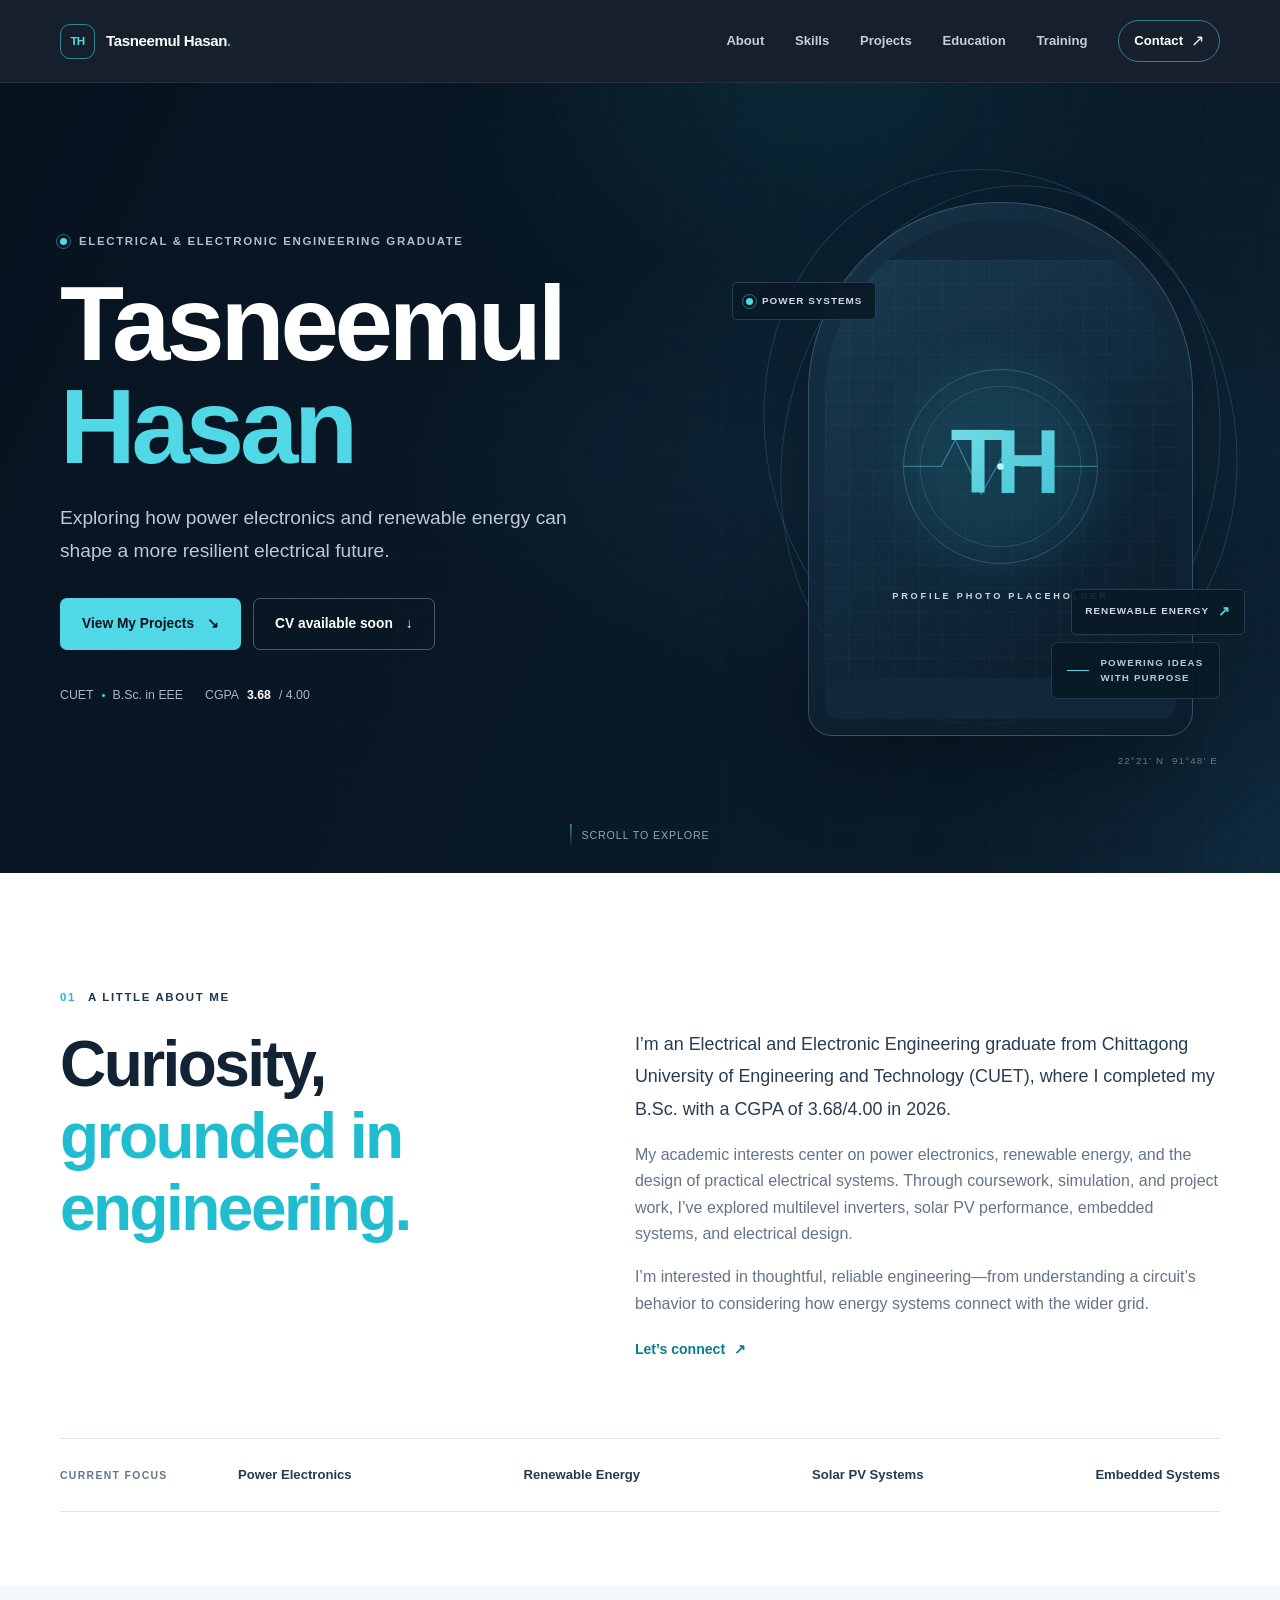
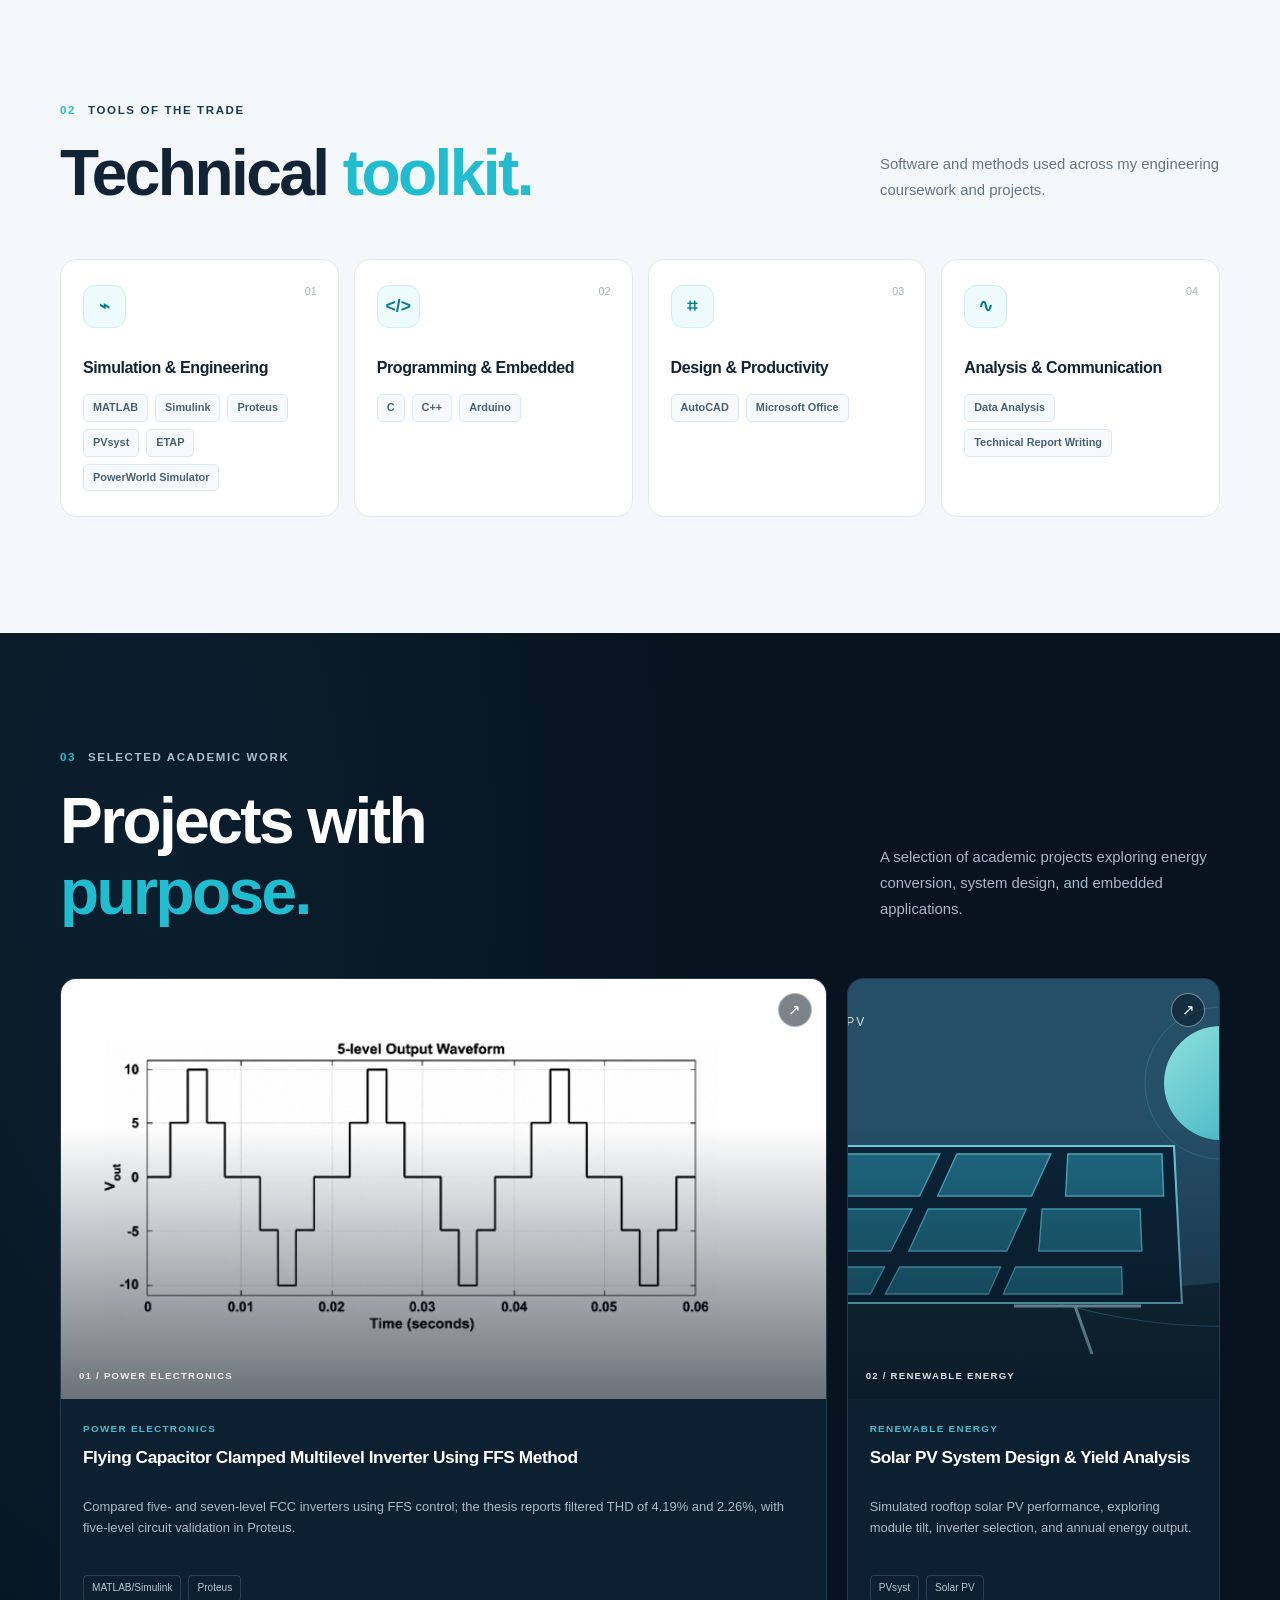
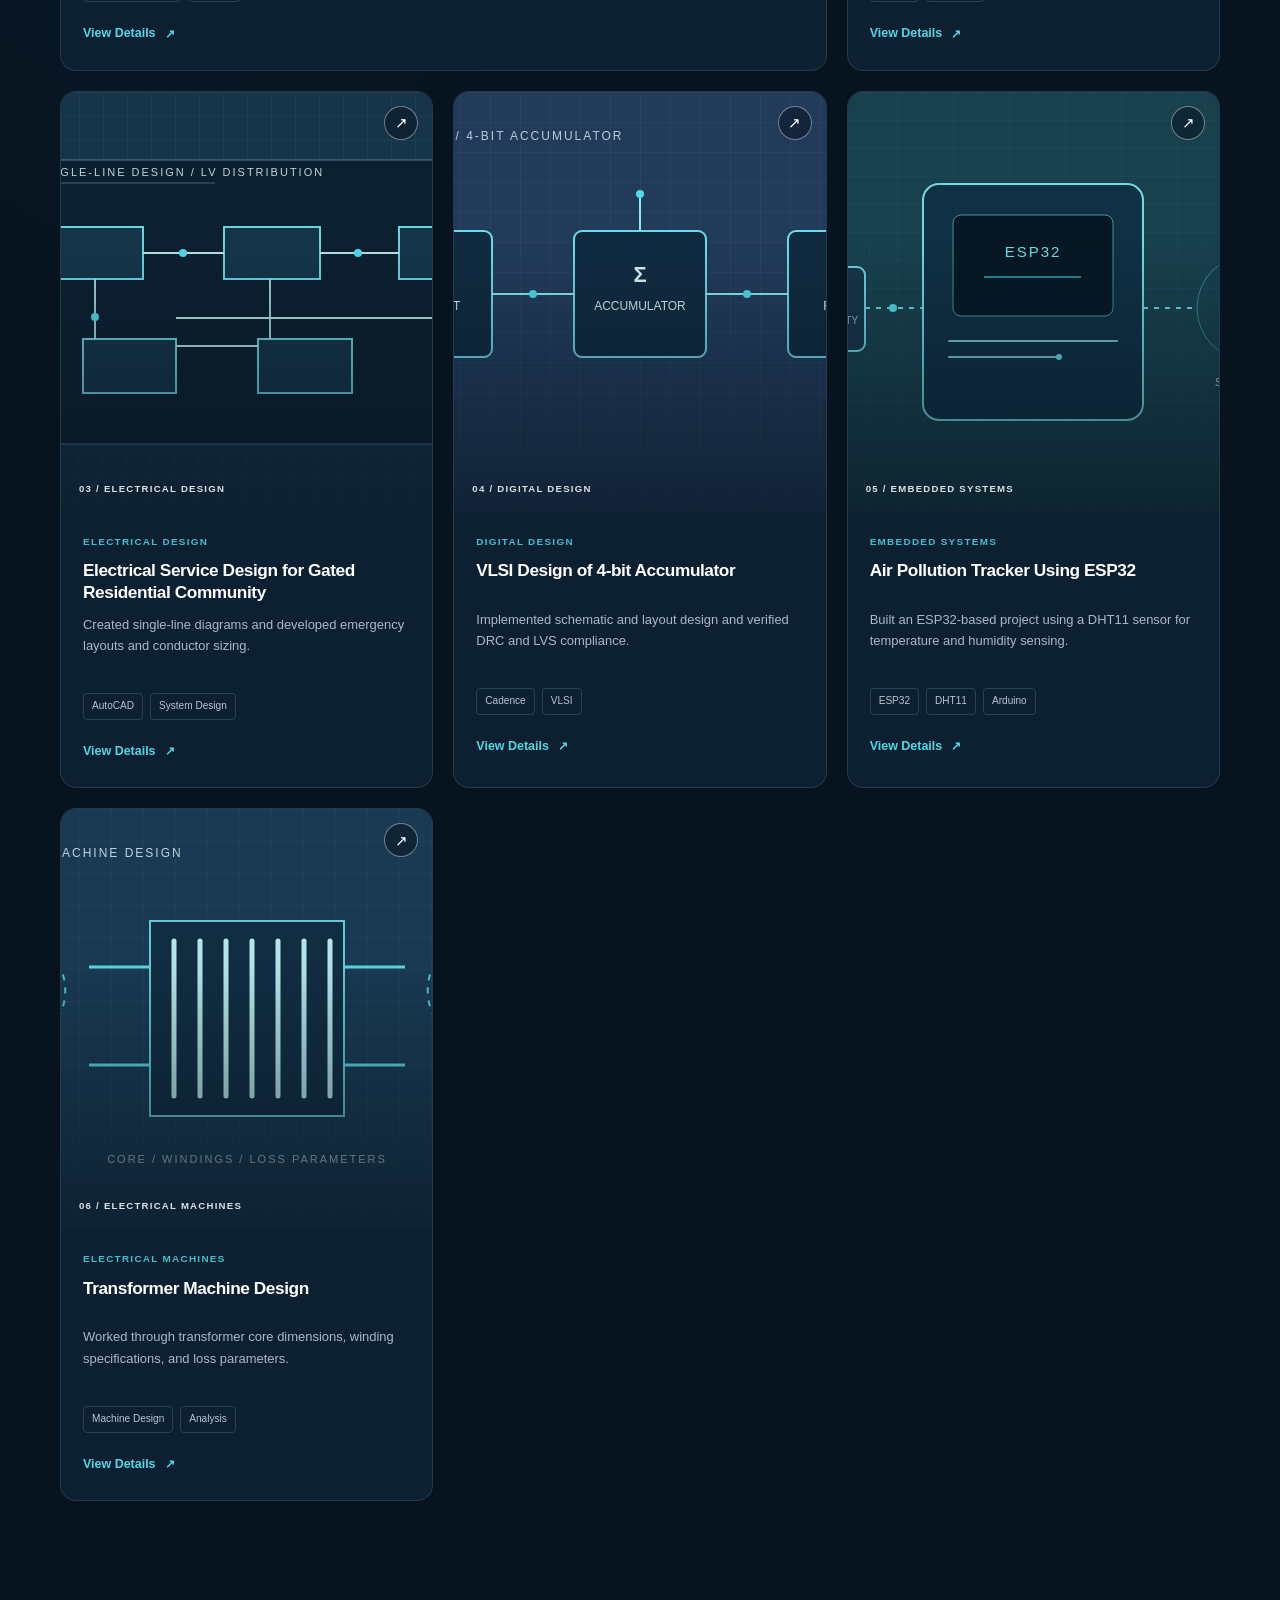
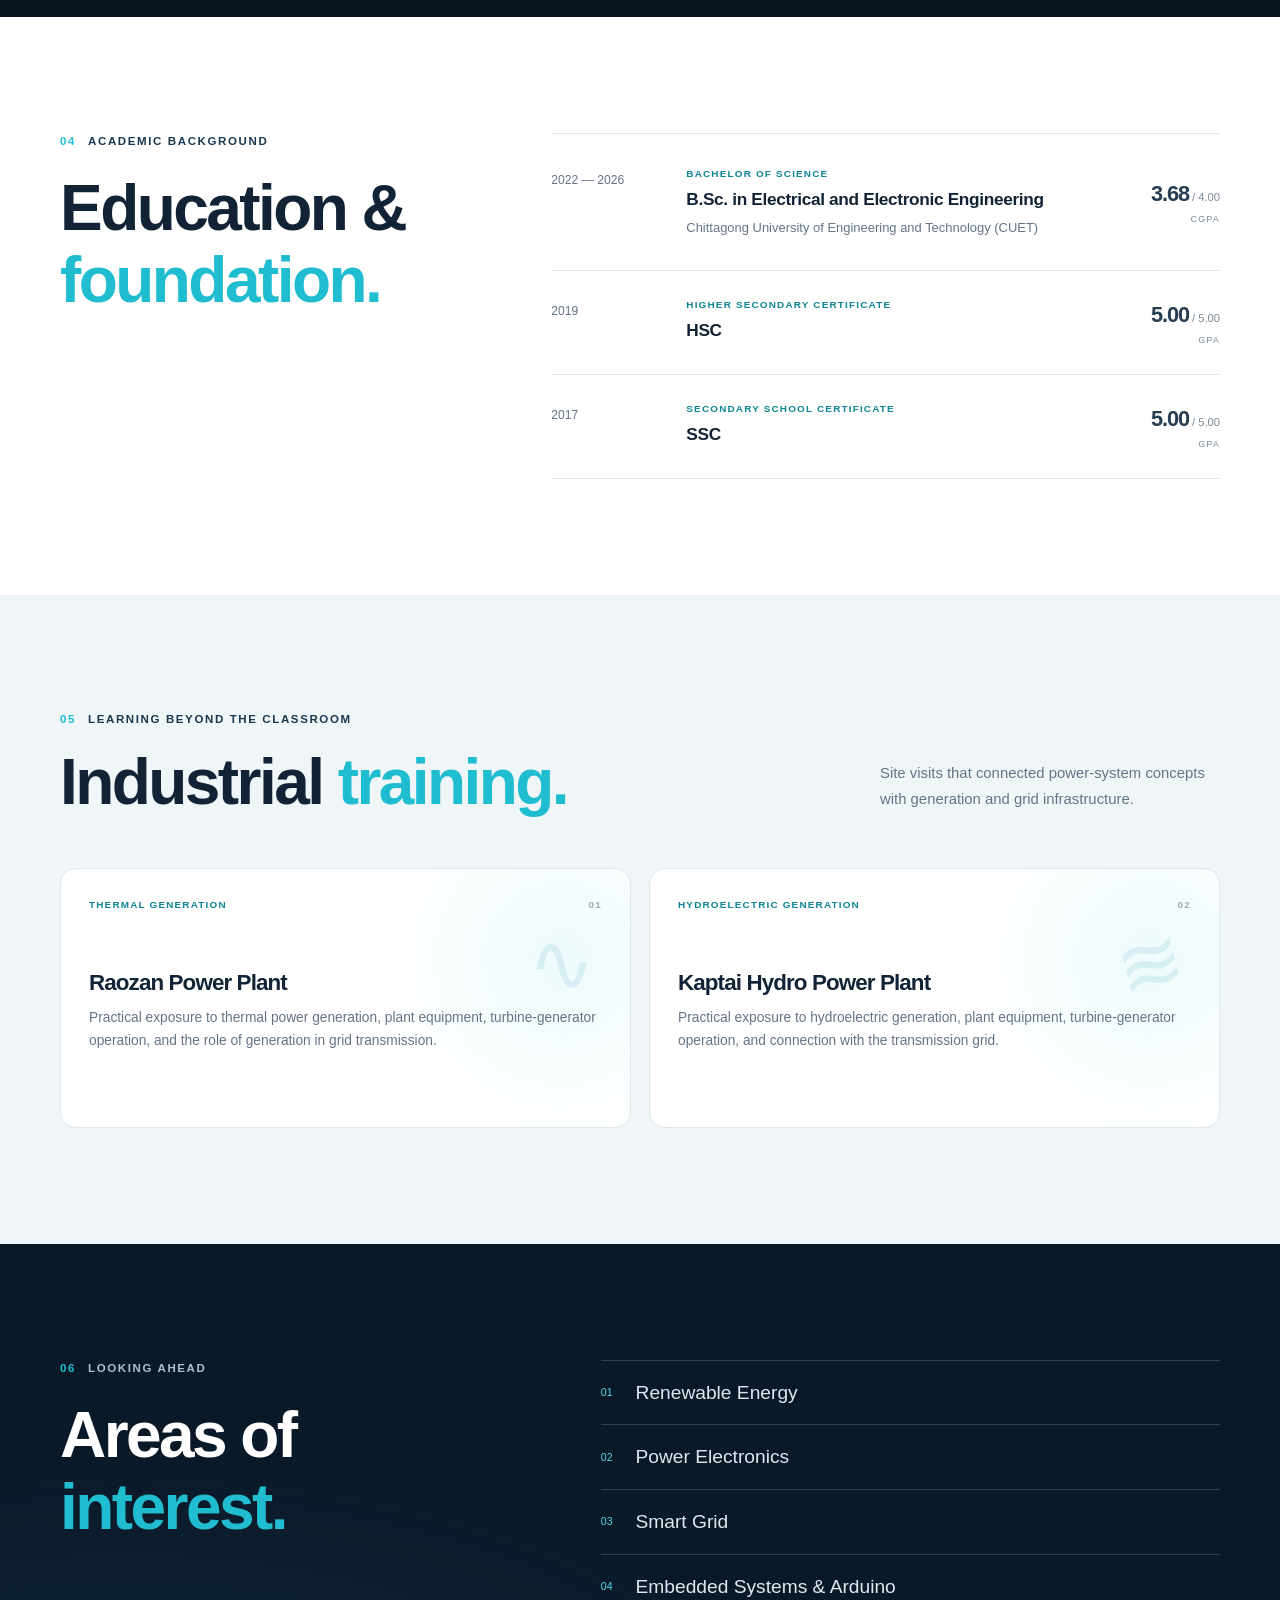
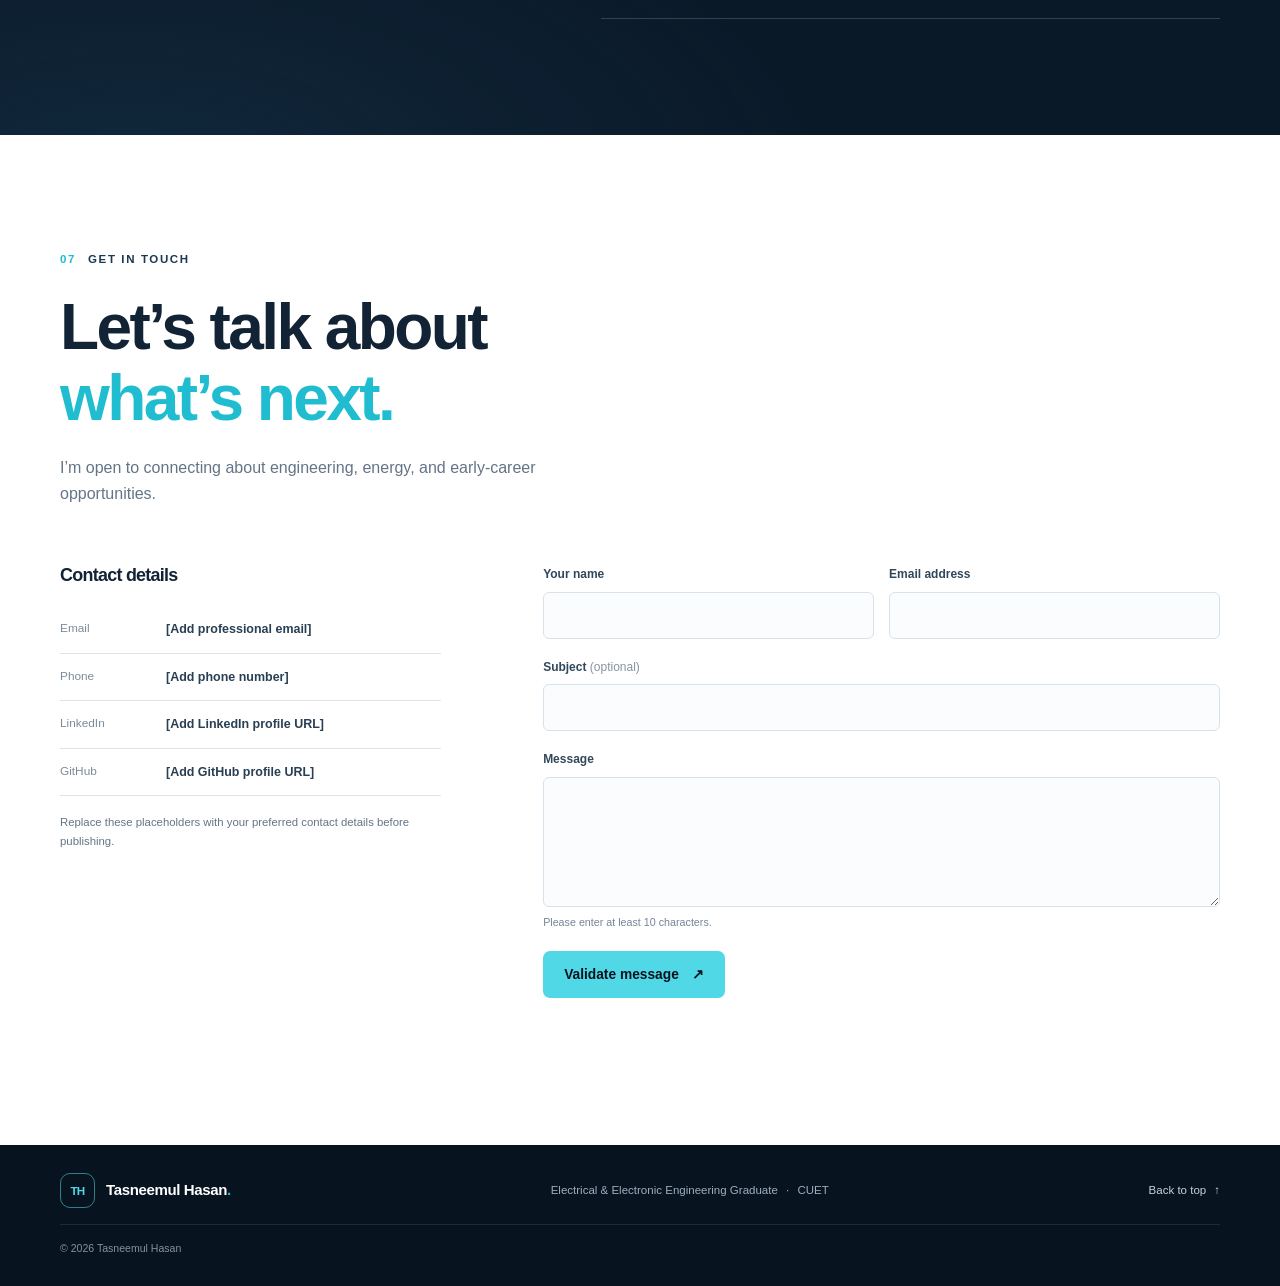
<file: index.html>
<!DOCTYPE html>
<html lang="en">
<head>
    <meta charset="UTF-8">
    <meta name="viewport" content="width=device-width, initial-scale=1">
    <meta name="theme-color" content="#081725">
    <meta name="description" content="Tasneemul Hasan, Electrical and Electronic Engineering graduate from CUET. Explore projects in power electronics, renewable energy, solar PV, and embedded systems.">
    <meta property="og:title" content="Tasneemul Hasan | Electrical &amp; Electronic Engineer">
    <meta property="og:description" content="Engineering portfolio focused on power electronics, renewable energy, and embedded systems.">
    <meta property="og:type" content="website">
    <title>Tasneemul Hasan | Electrical &amp; Electronic Engineer</title>
    <link rel="icon" href="images/favicon.svg" type="image/svg+xml">
    <link rel="preload" href="images/profile-placeholder.svg" as="image" type="image/svg+xml">
    <link rel="stylesheet" href="css/style.css">
    <script src="js/script.js" defer></script>
</head>
<body>
    <a class="skip-link" href="#main-content">Skip to content</a>

    <header class="site-header" id="top">
        <div class="container header-inner">
            <a class="brand" href="#home" aria-label="Tasneemul Hasan, home">
                <span class="brand-mark" aria-hidden="true">TH</span>
                <span class="brand-name">Tasneemul Hasan<span class="brand-period">.</span></span>
            </a>

            <button
                class="menu-toggle"
                type="button"
                aria-expanded="false"
                aria-controls="primary-navigation"
                aria-label="Open navigation menu"
            >
                <span></span><span></span>
            </button>

            <nav class="primary-navigation" id="primary-navigation" aria-label="Main navigation">
                <ul>
                    <li><a href="#about">About</a></li>
                    <li><a href="#skills">Skills</a></li>
                    <li><a href="#projects">Projects</a></li>
                    <li><a href="#education">Education</a></li>
                    <li><a href="#training">Training</a></li>
                    <li><a class="navigation-contact" href="#contact">Contact <span aria-hidden="true">↗</span></a></li>
                </ul>
            </nav>
        </div>
    </header>

    <main id="main-content">
        <section class="hero" id="home" aria-labelledby="hero-title">
            <div class="hero-grid" aria-hidden="true"></div>
            <div class="hero-glow hero-glow-one" aria-hidden="true"></div>
            <div class="hero-glow hero-glow-two" aria-hidden="true"></div>
            <div class="container hero-layout">
                <div class="hero-copy" data-reveal>
                    <p class="eyebrow eyebrow-light"><span class="status-dot"></span> Electrical &amp; Electronic Engineering Graduate</p>
                    <h1 id="hero-title">Tasneemul<br><span class="hero-name-accent">Hasan</span></h1>
                    <p class="hero-lede">
                        Exploring how power electronics and renewable energy can shape a more resilient electrical future.
                    </p>
                    <div class="hero-actions">
                        <a class="button button-accent" href="#projects">View My Projects <span aria-hidden="true">↘</span></a>
                        <span class="button button-outline-light button-disabled" aria-disabled="true">CV available soon <span aria-hidden="true">↓</span></span>
                    </div>
                    <div class="hero-meta" aria-label="Academic summary">
                        <span>CUET <i aria-hidden="true"></i> B.Sc. in EEE</span>
                        <span>CGPA <strong>3.68</strong> / 4.00</span>
                    </div>
                </div>

                <div class="hero-visual" data-reveal data-reveal-delay="150">
                    <div class="portrait-frame">
                        <div class="portrait-orbit portrait-orbit-outer" aria-hidden="true"></div>
                        <div class="portrait-orbit portrait-orbit-inner" aria-hidden="true"></div>
                        <img
                            class="profile-placeholder"
                            src="images/profile-placeholder.svg"
                            alt="Initials TH as a placeholder for Tasneemul Hasan's profile photo"
                            width="420"
                            height="500"
                            fetchpriority="high"
                        >
                        <div class="portrait-caption">
                            <span class="caption-line" aria-hidden="true"></span>
                            <span>POWERING IDEAS<br>WITH PURPOSE</span>
                        </div>
                    </div>
                    <div class="floating-label floating-label-top"><span class="label-pulse"></span> POWER SYSTEMS</div>
                    <div class="floating-label floating-label-bottom">RENEWABLE ENERGY <span aria-hidden="true">↗</span></div>
                    <span class="visual-coordinate" aria-hidden="true">22°21' N&nbsp; 91°48' E</span>
                </div>
            </div>
            <a class="hero-scroll" href="#about"><span></span> Scroll to explore</a>
        </section>

        <section class="section about-section" id="about" aria-labelledby="about-title">
            <div class="container about-layout">
                <div class="section-intro" data-reveal>
                    <p class="eyebrow"><span class="eyebrow-index">01</span> A little about me</p>
                    <h2 id="about-title">Curiosity,<br><span class="text-accent">grounded in engineering.</span></h2>
                </div>
                <div class="about-copy" data-reveal data-reveal-delay="100">
                    <p class="about-lede">
                        I’m an Electrical and Electronic Engineering graduate from Chittagong University of Engineering and Technology (CUET), where I completed my B.Sc. with a CGPA of 3.68/4.00 in 2026.
                    </p>
                    <p>
                        My academic interests center on power electronics, renewable energy, and the design of practical electrical systems. Through coursework, simulation, and project work, I’ve explored multilevel inverters, solar PV performance, embedded systems, and electrical design.
                    </p>
                    <p>
                        I’m interested in thoughtful, reliable engineering—from understanding a circuit’s behavior to considering how energy systems connect with the wider grid.
                    </p>
                    <a class="text-link" href="#contact">Let’s connect <span aria-hidden="true">↗</span></a>
                </div>
            </div>
            <div class="container focus-strip" data-reveal>
                <span class="focus-label">CURRENT FOCUS</span>
                <ul class="focus-list">
                    <li>Power Electronics</li>
                    <li>Renewable Energy</li>
                    <li>Solar PV Systems</li>
                    <li>Embedded Systems</li>
                </ul>
            </div>
        </section>

        <section class="section skills-section" id="skills" aria-labelledby="skills-title">
            <div class="container">
                <div class="section-heading" data-reveal>
                    <div>
                        <p class="eyebrow"><span class="eyebrow-index">02</span> Tools of the trade</p>
                        <h2 id="skills-title">Technical <span class="text-accent">toolkit.</span></h2>
                    </div>
                    <p class="section-summary">Software and methods used across my engineering coursework and projects.</p>
                </div>
                <div class="skills-grid">
                    <article class="skill-group" data-reveal>
                        <span class="skill-number">01</span>
                        <div class="skill-icon" aria-hidden="true">⌁</div>
                        <h3>Simulation &amp; Engineering</h3>
                        <ul class="tag-list">
                            <li>MATLAB</li><li>Simulink</li><li>Proteus</li>
                            <li>PVsyst</li><li>ETAP</li><li>PowerWorld Simulator</li>
                        </ul>
                    </article>
                    <article class="skill-group" data-reveal data-reveal-delay="80">
                        <span class="skill-number">02</span>
                        <div class="skill-icon" aria-hidden="true">&lt;/&gt;</div>
                        <h3>Programming &amp; Embedded</h3>
                        <ul class="tag-list">
                            <li>C</li><li>C++</li><li>Arduino</li>
                        </ul>
                    </article>
                    <article class="skill-group" data-reveal data-reveal-delay="160">
                        <span class="skill-number">03</span>
                        <div class="skill-icon" aria-hidden="true">⌗</div>
                        <h3>Design &amp; Productivity</h3>
                        <ul class="tag-list">
                            <li>AutoCAD</li><li>Microsoft Office</li>
                        </ul>
                    </article>
                    <article class="skill-group" data-reveal data-reveal-delay="240">
                        <span class="skill-number">04</span>
                        <div class="skill-icon" aria-hidden="true">∿</div>
                        <h3>Analysis &amp; Communication</h3>
                        <ul class="tag-list">
                            <li>Data Analysis</li><li>Technical Report Writing</li>
                        </ul>
                    </article>
                </div>
            </div>
        </section>

        <section class="section projects-section" id="projects" aria-labelledby="projects-title">
            <div class="container">
                <div class="section-heading section-heading-light" data-reveal>
                    <div>
                        <p class="eyebrow eyebrow-light"><span class="eyebrow-index">03</span> Selected academic work</p>
                        <h2 id="projects-title">Projects with<br><span class="text-accent">purpose.</span></h2>
                    </div>
                    <p class="section-summary">A selection of academic projects exploring energy conversion, system design, and embedded applications.</p>
                </div>
                <div class="projects-grid">
                    <article class="project-card project-card-featured" data-reveal>
                        <a class="project-art-link" href="#project-fcc" data-project-open="project-fcc" aria-label="View details for Flying Capacitor Clamped Multilevel Inverter Using FFS Method">
                            <img src="images/projects/ffs-five-level-unfiltered.png" alt="" width="720" height="420" loading="lazy" decoding="async">
                            <span class="project-art-index">01 / POWER ELECTRONICS</span>
                            <span class="project-art-arrow" aria-hidden="true">↗</span>
                        </a>
                        <div class="project-card-content">
                            <p class="project-category">POWER ELECTRONICS</p>
                            <h3>Flying Capacitor Clamped Multilevel Inverter Using FFS Method</h3>
                            <p>Compared five- and seven-level FCC inverters using FFS control; the thesis reports filtered THD of 4.19% and 2.26%, with five-level circuit validation in Proteus.</p>
                            <ul class="project-tech" aria-label="Project technologies"><li>MATLAB/Simulink</li><li>Proteus</li></ul>
                            <button class="details-button" type="button" data-project-open="project-fcc">View Details <span aria-hidden="true">↗</span></button>
                        </div>
                    </article>

                    <article class="project-card" data-reveal data-reveal-delay="70">
                        <a class="project-art-link" href="#project-solar" data-project-open="project-solar" aria-label="View details for Solar PV System Design and Yield Analysis">
                            <img src="images/projects/solar-pv.svg" alt="" width="720" height="420" loading="lazy" decoding="async">
                            <span class="project-art-index">02 / RENEWABLE ENERGY</span>
                            <span class="project-art-arrow" aria-hidden="true">↗</span>
                        </a>
                        <div class="project-card-content">
                            <p class="project-category">RENEWABLE ENERGY</p>
                            <h3>Solar PV System Design &amp; Yield Analysis</h3>
                            <p>Simulated rooftop solar PV performance, exploring module tilt, inverter selection, and annual energy output.</p>
                            <ul class="project-tech" aria-label="Project technologies"><li>PVsyst</li><li>Solar PV</li></ul>
                            <button class="details-button" type="button" data-project-open="project-solar">View Details <span aria-hidden="true">↗</span></button>
                        </div>
                    </article>

                    <article class="project-card" data-reveal data-reveal-delay="140">
                        <a class="project-art-link" href="#project-service" data-project-open="project-service" aria-label="View details for Electrical Service Design for Gated Residential Community">
                            <img src="images/projects/service-design.svg" alt="" width="720" height="420" loading="lazy" decoding="async">
                            <span class="project-art-index">03 / ELECTRICAL DESIGN</span>
                            <span class="project-art-arrow" aria-hidden="true">↗</span>
                        </a>
                        <div class="project-card-content">
                            <p class="project-category">ELECTRICAL DESIGN</p>
                            <h3>Electrical Service Design for Gated Residential Community</h3>
                            <p>Created single-line diagrams and developed emergency layouts and conductor sizing.</p>
                            <ul class="project-tech" aria-label="Project technologies"><li>AutoCAD</li><li>System Design</li></ul>
                            <button class="details-button" type="button" data-project-open="project-service">View Details <span aria-hidden="true">↗</span></button>
                        </div>
                    </article>

                    <article class="project-card" data-reveal>
                        <a class="project-art-link" href="#project-vlsi" data-project-open="project-vlsi" aria-label="View details for VLSI Design of 4-bit Accumulator">
                            <img src="images/projects/accumulator.svg" alt="" width="720" height="420" loading="lazy" decoding="async">
                            <span class="project-art-index">04 / DIGITAL DESIGN</span>
                            <span class="project-art-arrow" aria-hidden="true">↗</span>
                        </a>
                        <div class="project-card-content">
                            <p class="project-category">DIGITAL DESIGN</p>
                            <h3>VLSI Design of 4-bit Accumulator</h3>
                            <p>Implemented schematic and layout design and verified DRC and LVS compliance.</p>
                            <ul class="project-tech" aria-label="Project technologies"><li>Cadence</li><li>VLSI</li></ul>
                            <button class="details-button" type="button" data-project-open="project-vlsi">View Details <span aria-hidden="true">↗</span></button>
                        </div>
                    </article>

                    <article class="project-card" data-reveal data-reveal-delay="70">
                        <a class="project-art-link" href="#project-esp32" data-project-open="project-esp32" aria-label="View details for Air Pollution Tracker Using ESP32">
                            <img src="images/projects/esp32-tracker.svg" alt="" width="720" height="420" loading="lazy" decoding="async">
                            <span class="project-art-index">05 / EMBEDDED SYSTEMS</span>
                            <span class="project-art-arrow" aria-hidden="true">↗</span>
                        </a>
                        <div class="project-card-content">
                            <p class="project-category">EMBEDDED SYSTEMS</p>
                            <h3>Air Pollution Tracker Using ESP32</h3>
                            <p>Built an ESP32-based project using a DHT11 sensor for temperature and humidity sensing.</p>
                            <ul class="project-tech" aria-label="Project technologies"><li>ESP32</li><li>DHT11</li><li>Arduino</li></ul>
                            <button class="details-button" type="button" data-project-open="project-esp32">View Details <span aria-hidden="true">↗</span></button>
                        </div>
                    </article>

                    <article class="project-card" data-reveal data-reveal-delay="140">
                        <a class="project-art-link" href="#project-transformer" data-project-open="project-transformer" aria-label="View details for Transformer Machine Design">
                            <img src="images/projects/transformer.svg" alt="" width="720" height="420" loading="lazy" decoding="async">
                            <span class="project-art-index">06 / ELECTRICAL MACHINES</span>
                            <span class="project-art-arrow" aria-hidden="true">↗</span>
                        </a>
                        <div class="project-card-content">
                            <p class="project-category">ELECTRICAL MACHINES</p>
                            <h3>Transformer Machine Design</h3>
                            <p>Worked through transformer core dimensions, winding specifications, and loss parameters.</p>
                            <ul class="project-tech" aria-label="Project technologies"><li>Machine Design</li><li>Analysis</li></ul>
                            <button class="details-button" type="button" data-project-open="project-transformer">View Details <span aria-hidden="true">↗</span></button>
                        </div>
                    </article>
                </div>
            </div>
        </section>

        <section class="section education-section" id="education" aria-labelledby="education-title">
            <div class="container education-layout">
                <div class="section-intro" data-reveal>
                    <p class="eyebrow"><span class="eyebrow-index">04</span> Academic background</p>
                    <h2 id="education-title">Education &amp;<br><span class="text-accent">foundation.</span></h2>
                </div>
                <div class="education-list">
                    <article class="education-item education-item-featured" data-reveal>
                        <div class="education-date">2022 — 2026</div>
                        <div>
                            <p class="education-level">BACHELOR OF SCIENCE</p>
                            <h3>B.Sc. in Electrical and Electronic Engineering</h3>
                            <p>Chittagong University of Engineering and Technology (CUET)</p>
                        </div>
                        <div class="education-grade"><strong>3.68</strong><span>/ 4.00</span><small>CGPA</small></div>
                    </article>
                    <article class="education-item" data-reveal>
                        <div class="education-date">2019</div>
                        <div>
                            <p class="education-level">HIGHER SECONDARY CERTIFICATE</p>
                            <h3>HSC</h3>
                        </div>
                        <div class="education-grade"><strong>5.00</strong><span>/ 5.00</span><small>GPA</small></div>
                    </article>
                    <article class="education-item" data-reveal>
                        <div class="education-date">2017</div>
                        <div>
                            <p class="education-level">SECONDARY SCHOOL CERTIFICATE</p>
                            <h3>SSC</h3>
                        </div>
                        <div class="education-grade"><strong>5.00</strong><span>/ 5.00</span><small>GPA</small></div>
                    </article>
                </div>
            </div>
        </section>

        <section class="section training-section" id="training" aria-labelledby="training-title">
            <div class="container">
                <div class="section-heading" data-reveal>
                    <div>
                        <p class="eyebrow"><span class="eyebrow-index">05</span> Learning beyond the classroom</p>
                        <h2 id="training-title">Industrial <span class="text-accent">training.</span></h2>
                    </div>
                    <p class="section-summary">Site visits that connected power-system concepts with generation and grid infrastructure.</p>
                </div>
                <div class="training-grid">
                    <article class="training-card" data-reveal>
                        <div class="training-card-top"><span>THERMAL GENERATION</span><span aria-hidden="true">01</span></div>
                        <div class="training-symbol" aria-hidden="true">∿</div>
                        <h3>Raozan Power Plant</h3>
                        <p>Practical exposure to thermal power generation, plant equipment, turbine-generator operation, and the role of generation in grid transmission.</p>
                    </article>
                    <article class="training-card" data-reveal data-reveal-delay="100">
                        <div class="training-card-top"><span>HYDROELECTRIC GENERATION</span><span aria-hidden="true">02</span></div>
                        <div class="training-symbol training-symbol-water" aria-hidden="true">≋</div>
                        <h3>Kaptai Hydro Power Plant</h3>
                        <p>Practical exposure to hydroelectric generation, plant equipment, turbine-generator operation, and connection with the transmission grid.</p>
                    </article>
                </div>
            </div>
        </section>

        <section class="section interests-section" id="interests" aria-labelledby="interests-title">
            <div class="container interests-layout">
                <div data-reveal>
                    <p class="eyebrow eyebrow-light"><span class="eyebrow-index">06</span> Looking ahead</p>
                    <h2 id="interests-title">Areas of <span class="text-accent">interest.</span></h2>
                </div>
                <ul class="interest-list" data-reveal data-reveal-delay="100">
                    <li><span>01</span> Renewable Energy</li>
                    <li><span>02</span> Power Electronics</li>
                    <li><span>03</span> Smart Grid</li>
                    <li><span>04</span> Embedded Systems &amp; Arduino</li>
                </ul>
            </div>
        </section>

        <section class="section contact-section" id="contact" aria-labelledby="contact-title">
            <div class="container">
                <div class="contact-heading" data-reveal>
                    <p class="eyebrow"><span class="eyebrow-index">07</span> Get in touch</p>
                    <h2 id="contact-title">Let’s talk about<br><span class="text-accent">what’s next.</span></h2>
                    <p>I’m open to connecting about engineering, energy, and early-career opportunities.</p>
                </div>

                <div class="contact-layout">
                    <div class="contact-details" data-reveal>
                        <h3>Contact details</h3>
                        <dl>
                            <div><dt>Email</dt><dd>[Add professional email]</dd></div>
                            <div><dt>Phone</dt><dd>[Add phone number]</dd></div>
                            <div><dt>LinkedIn</dt><dd>[Add LinkedIn profile URL]</dd></div>
                            <div><dt>GitHub</dt><dd>[Add GitHub profile URL]</dd></div>
                        </dl>
                        <p class="contact-note">Replace these placeholders with your preferred contact details before publishing.</p>
                    </div>

                    <form class="contact-form" id="contact-form" data-reveal data-reveal-delay="100" novalidate>
                        <div class="form-row">
                            <div class="form-field">
                                <label for="contact-name">Your name</label>
                                <input id="contact-name" name="name" type="text" autocomplete="name" minlength="2" maxlength="100" required>
                            </div>
                            <div class="form-field">
                                <label for="contact-email">Email address</label>
                                <input id="contact-email" name="email" type="email" autocomplete="email" maxlength="254" required>
                            </div>
                        </div>
                        <div class="form-field">
                            <label for="contact-subject">Subject <span class="optional-label">(optional)</span></label>
                            <input id="contact-subject" name="subject" type="text" maxlength="150">
                        </div>
                        <div class="form-field">
                            <label for="contact-message">Message</label>
                            <textarea id="contact-message" name="message" rows="5" minlength="10" maxlength="3000" required></textarea>
                            <span class="field-hint">Please enter at least 10 characters.</span>
                        </div>
                        <button class="button button-accent form-submit" type="submit">Validate message <span aria-hidden="true">↗</span></button>
                        <p class="form-feedback" id="form-feedback" role="status" aria-live="polite"></p>
                    </form>
                </div>
            </div>
        </section>
    </main>

    <footer class="site-footer">
        <div class="container footer-inner">
            <a class="brand footer-brand" href="#home" aria-label="Back to top">
                <span class="brand-mark" aria-hidden="true">TH</span>
                <span class="brand-name">Tasneemul Hasan<span class="brand-period">.</span></span>
            </a>
            <p>Electrical &amp; Electronic Engineering Graduate <span aria-hidden="true">·</span> CUET</p>
            <a class="back-to-top" href="#top">Back to top <span aria-hidden="true">↑</span></a>
            <small>© <span id="current-year">2026</span> Tasneemul Hasan</small>
        </div>
    </footer>

    <dialog class="project-dialog" id="project-fcc" aria-labelledby="project-fcc-title">
        <div class="dialog-inner">
            <button class="dialog-close" type="button" aria-label="Close project details">×</button>
            <p class="project-category">POWER ELECTRONICS</p>
            <h2 id="project-fcc-title">Flying Capacitor Clamped Multilevel Inverter Using FFS Method</h2>
            <p>The thesis studies five- and seven-level flying capacitor clamped (FCC) inverters using Fundamental Frequency Shifting (FFS) control. MATLAB/Simulink simulations compare the output waveforms, then a five-level circuit is validated in Proteus with Arduino Mega 2560 control and IR2101 gate drivers. The reported five-level LC filter uses a 200 mH series inductor and a 33 µF shunt capacitor.</p>
            <ul class="project-results" aria-label="Reported filtered total harmonic distortion results">
                <li><strong>4.19%</strong><span>Five-level filtered THD</span></li>
                <li><strong>2.26%</strong><span>Seven-level filtered THD</span></li>
            </ul>
            <div class="project-gallery" aria-label="Figures from the FFS inverter thesis">
                <figure>
                    <img src="images/projects/ffs-five-level-unfiltered-gallery.png" alt="Five-level inverter non-filtered stepped output waveform from MATLAB/Simulink." loading="lazy" decoding="async">
                    <figcaption>Five-level non-filtered output waveform</figcaption>
                </figure>
                <figure>
                    <img src="images/projects/ffs-seven-level-unfiltered.png" alt="Seven-level inverter non-filtered stepped output waveform from MATLAB/Simulink." loading="lazy" decoding="async">
                    <figcaption>Seven-level non-filtered output waveform</figcaption>
                </figure>
                <figure>
                    <img src="images/projects/ffs-five-level-filtered.png" alt="Five-level inverter output waveform after LC filtering, from MATLAB/Simulink." width="720" height="420" loading="lazy" decoding="async">
                    <figcaption>Five-level filtered simulation output</figcaption>
                </figure>
                <figure>
                    <img src="images/projects/ffs-seven-level-filtered.png" alt="Seven-level inverter output waveform after LC filtering, from MATLAB/Simulink." loading="lazy" decoding="async">
                    <figcaption>Seven-level filtered simulation output</figcaption>
                </figure>
                <figure>
                    <img src="images/projects/ffs-proteus-circuit.png" alt="Proteus circuit showing the Arduino Mega, gate drivers, and five-level FCC inverter." loading="lazy" decoding="async">
                    <figcaption>Five-level inverter circuit validation in Proteus</figcaption>
                </figure>
                <figure>
                    <img src="images/projects/ffs-proteus-output.png" alt="Filtered inverter output waveform shown on the Proteus digital oscilloscope." loading="lazy" decoding="async">
                    <figcaption>Filtered output observed in Proteus</figcaption>
                </figure>
            </div>
            <h3>Tools &amp; methods</h3><ul class="tag-list"><li>MATLAB</li><li>Simulink</li><li>Proteus</li><li>FFS method</li><li>THD comparison</li></ul>
        </div>
    </dialog>
    <dialog class="project-dialog" id="project-solar" aria-labelledby="project-solar-title">
        <div class="dialog-inner">
            <button class="dialog-close" type="button" aria-label="Close project details">×</button>
            <p class="project-category">RENEWABLE ENERGY</p>
            <h2 id="project-solar-title">Solar PV System Design &amp; Yield Analysis</h2>
            <p>Simulated rooftop solar PV performance using PVsyst, exploring module tilt, inverter selection, and annual energy output. No unprovided performance figures are reported.</p>
            <h3>Tools &amp; methods</h3><ul class="tag-list"><li>PVsyst</li><li>Solar PV</li><li>System design</li><li>Yield analysis</li></ul>
        </div>
    </dialog>
    <dialog class="project-dialog" id="project-service" aria-labelledby="project-service-title">
        <div class="dialog-inner">
            <button class="dialog-close" type="button" aria-label="Close project details">×</button>
            <p class="project-category">ELECTRICAL DESIGN</p>
            <h2 id="project-service-title">Electrical Service Design for Gated Residential Community</h2>
            <p>Created AutoCAD single-line diagrams and worked on emergency layouts and conductor sizing for a gated residential community.</p>
            <h3>Tools &amp; methods</h3><ul class="tag-list"><li>AutoCAD</li><li>Single-line diagrams</li><li>Conductor sizing</li><li>Emergency layouts</li></ul>
        </div>
    </dialog>
    <dialog class="project-dialog" id="project-vlsi" aria-labelledby="project-vlsi-title">
        <div class="dialog-inner">
            <button class="dialog-close" type="button" aria-label="Close project details">×</button>
            <p class="project-category">DIGITAL DESIGN</p>
            <h2 id="project-vlsi-title">VLSI Design of 4-bit Accumulator</h2>
            <p>Implemented schematic and layout design for a 4-bit accumulator using Cadence, then verified design-rule check (DRC) and layout-versus-schematic (LVS) compliance.</p>
            <h3>Tools &amp; methods</h3><ul class="tag-list"><li>Cadence</li><li>Schematic design</li><li>Layout design</li><li>DRC</li><li>LVS</li></ul>
        </div>
    </dialog>
    <dialog class="project-dialog" id="project-esp32" aria-labelledby="project-esp32-title">
        <div class="dialog-inner">
            <button class="dialog-close" type="button" aria-label="Close project details">×</button>
            <p class="project-category">EMBEDDED SYSTEMS</p>
            <h2 id="project-esp32-title">Air Pollution Tracker Using ESP32</h2>
            <p>Developed an ESP32-based project using a DHT11 temperature and humidity sensor. The project details here are limited to the supplied component and scope information.</p>
            <h3>Components &amp; tools</h3><ul class="tag-list"><li>ESP32</li><li>DHT11</li><li>Arduino</li></ul>
        </div>
    </dialog>
    <dialog class="project-dialog" id="project-transformer" aria-labelledby="project-transformer-title">
        <div class="dialog-inner">
            <button class="dialog-close" type="button" aria-label="Close project details">×</button>
            <p class="project-category">ELECTRICAL MACHINES</p>
            <h2 id="project-transformer-title">Transformer Machine Design</h2>
            <p>Worked through transformer core dimensions, winding specifications, and loss parameters as part of an electrical machine design project.</p>
            <h3>Areas covered</h3><ul class="tag-list"><li>Core dimensions</li><li>Windings</li><li>Loss parameters</li></ul>
        </div>
    </dialog>
</body>
</html>
</file>
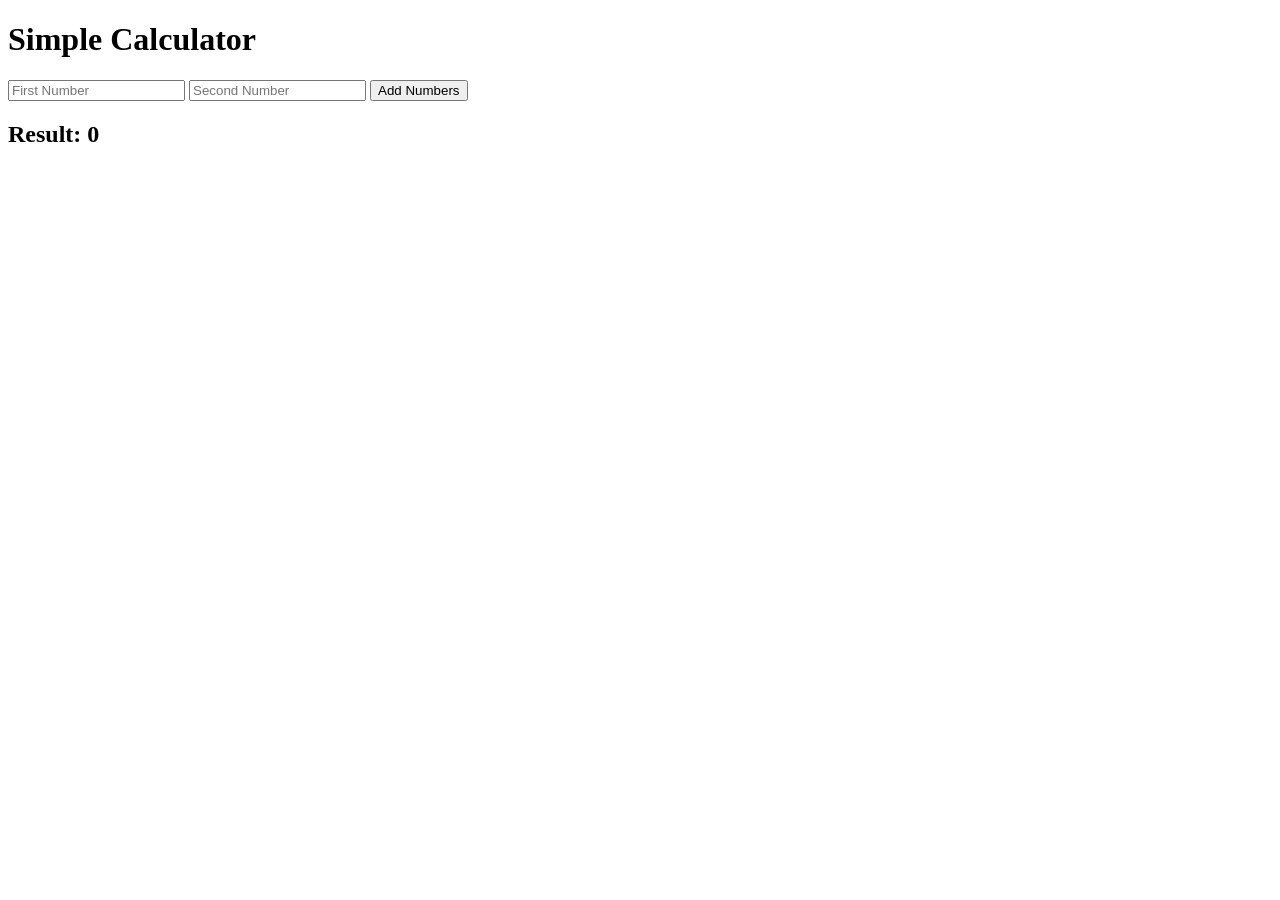
<file: test.html>
<!DOCTYPE html>
<html lang="en">

<head>
    <meta charset="UTF-8">
    <meta name="viewport" content="width=device-width, initial-scale=1.0">
    <title>My Calculator</title>
</head>

<body>

    <h1>Simple Calculator</h1>

    <input type="number" id="num1" placeholder="First Number">

    <input type="number" id="num2" placeholder="Second Number">

    <button id="calculate">Add Numbers</button>

    <h2 id="result">Result: 0</h2>

    <script src="test2.js"></script>

</body>

</html>
</file>
<file: css/style.css>
:root {
    color-scheme: light;
    --navy-950: #07131f;
    --navy-900: #0a1928;
    --navy-850: #0e2031;
    --navy-800: #11283b;
    --navy-700: #1a3850;
    --ink: #122335;
    --muted: #647487;
    --muted-light: #a7b7c7;
    --paper: #f5f8fb;
    --white: #ffffff;
    --cyan: #51d8e6;
    --cyan-strong: #20bdd0;
    --cyan-soft: #dff7f9;
    --line: #dce5ed;
    --font-sans: "Segoe UI", "Helvetica Neue", Arial, sans-serif;
    --container: 1160px;
    --radius-sm: 10px;
    --radius-md: 16px;
    --radius-lg: 24px;
    --shadow-card: 0 18px 48px rgba(13, 36, 57, 0.1);
}

* {
    box-sizing: border-box;
}

html {
    scroll-behavior: smooth;
    scroll-padding-top: 92px;
}

body {
    min-width: 0;
    margin: 0;
    background: var(--paper);
    color: var(--ink);
    font-family: var(--font-sans);
    font-size: 16px;
    line-height: 1.65;
    -webkit-font-smoothing: antialiased;
}

body,
button,
input,
textarea {
    font-family: var(--font-sans);
}

body.menu-open {
    overflow: hidden;
}

a {
    color: inherit;
}

button,
a {
    -webkit-tap-highlight-color: transparent;
}

button {
    color: inherit;
}

img {
    display: block;
    max-width: 100%;
}

ul {
    margin: 0;
    padding: 0;
    list-style: none;
}

h1,
h2,
h3,
p {
    margin-top: 0;
}

h1,
h2,
h3 {
    line-height: 1.12;
    letter-spacing: -0.04em;
}

h1 {
    margin-bottom: 22px;
    color: var(--white);
    font-size: clamp(4rem, 8.2vw, 7.3rem);
    font-weight: 680;
    line-height: 0.98;
}

h2 {
    margin-bottom: 0;
    font-size: clamp(2.45rem, 5vw, 4.25rem);
    font-weight: 650;
}

h3 {
    font-size: 1.3rem;
    font-weight: 640;
}

p {
    color: var(--muted);
}

::selection {
    background: rgba(81, 216, 230, 0.35);
    color: var(--navy-950);
}

:focus-visible {
    outline: 3px solid var(--cyan-strong);
    outline-offset: 4px;
}

.container {
    width: min(var(--container), calc(100% - 72px));
    margin-inline: auto;
}

.section {
    padding-block: 116px;
}

.skip-link {
    position: fixed;
    z-index: 100;
    top: 12px;
    left: 12px;
    padding: 10px 15px;
    transform: translateY(-160%);
    border-radius: 8px;
    background: var(--white);
    color: var(--navy-950);
    font-weight: 650;
    text-decoration: none;
}

.skip-link:focus {
    transform: translateY(0);
}

.site-header {
    position: sticky;
    z-index: 20;
    top: 0;
    border-bottom: 1px solid rgba(255, 255, 255, 0.075);
    background: rgba(7, 19, 31, 0.94);
    backdrop-filter: blur(18px);
}

.header-inner {
    display: flex;
    min-height: 82px;
    align-items: center;
    justify-content: space-between;
}

.brand {
    display: inline-flex;
    align-items: center;
    gap: 11px;
    color: var(--white);
    text-decoration: none;
}

.brand-mark {
    display: grid;
    width: 35px;
    height: 35px;
    place-items: center;
    border: 1px solid rgba(81, 216, 230, 0.55);
    border-radius: 10px;
    color: var(--cyan);
    font-size: 0.73rem;
    font-weight: 750;
    letter-spacing: -0.06em;
}

.brand-name {
    font-size: 0.94rem;
    font-weight: 650;
    letter-spacing: -0.025em;
}

.brand-period,
.text-accent {
    color: var(--cyan-strong);
}

.primary-navigation ul {
    display: flex;
    align-items: center;
    gap: clamp(18px, 2.4vw, 34px);
}

.primary-navigation a {
    position: relative;
    display: inline-flex;
    min-height: 42px;
    align-items: center;
    color: #c4cfda;
    font-size: 0.82rem;
    font-weight: 560;
    text-decoration: none;
    transition: color 180ms ease;
}

.primary-navigation a:not(.navigation-contact)::after {
    position: absolute;
    right: 0;
    bottom: 4px;
    left: 0;
    height: 1px;
    transform: scaleX(0);
    transform-origin: left;
    background: var(--cyan);
    content: "";
    transition: transform 180ms ease;
}

.primary-navigation a:hover,
.primary-navigation a.is-active {
    color: var(--white);
}

.primary-navigation a:hover::after,
.primary-navigation a.is-active::after {
    transform: scaleX(1);
}

.primary-navigation .navigation-contact {
    min-height: 42px;
    gap: 8px;
    padding: 0 15px;
    border: 1px solid rgba(81, 216, 230, 0.5);
    border-radius: 999px;
    color: var(--cyan);
}

.navigation-contact span {
    font-size: 1rem;
}

.primary-navigation .navigation-contact:hover {
    background: var(--cyan);
    color: var(--navy-950);
}

.menu-toggle {
    display: none;
}

.hero {
    position: relative;
    display: flex;
    min-height: min(790px, calc(100svh - 82px));
    align-items: center;
    overflow: hidden;
    background:
        radial-gradient(ellipse at 75% 48%, rgba(19, 57, 81, 0.46), transparent 41%),
        linear-gradient(115deg, var(--navy-950), var(--navy-900) 60%, #0c1e2d);
}

.hero-grid {
    position: absolute;
    inset: 0;
    opacity: 0.2;
    background-image:
        linear-gradient(rgba(132, 174, 194, 0.1) 1px, transparent 1px),
        linear-gradient(90deg, rgba(132, 174, 194, 0.1) 1px, transparent 1px);
    background-position: center center;
    background-size: 54px 54px;
    mask-image: linear-gradient(90deg, transparent, #000 50%, #000);
    pointer-events: none;
}

.hero-glow {
    position: absolute;
    width: 420px;
    aspect-ratio: 1;
    border-radius: 50%;
    background: rgba(28, 189, 208, 0.1);
    filter: blur(110px);
    pointer-events: none;
}

.hero-glow-one {
    top: -260px;
    right: 20%;
}

.hero-glow-two {
    right: -270px;
    bottom: -240px;
    background: rgba(35, 91, 135, 0.24);
}

.hero-layout {
    position: relative;
    z-index: 1;
    display: grid;
    grid-template-columns: minmax(0, 1.04fr) minmax(340px, 0.96fr);
    align-items: center;
    gap: 72px;
    padding-block: 90px 108px;
}

.hero-copy {
    position: relative;
    z-index: 2;
}

.eyebrow {
    display: flex;
    align-items: center;
    gap: 12px;
    margin-bottom: 23px;
    color: var(--navy-700);
    font-size: 0.72rem;
    font-weight: 730;
    letter-spacing: 0.14em;
    line-height: 1.5;
    text-transform: uppercase;
}

.eyebrow-light {
    color: #adbfce;
}

.eyebrow-index {
    color: var(--cyan-strong);
    font-variant-numeric: tabular-nums;
}

.status-dot,
.label-pulse {
    position: relative;
    width: 7px;
    height: 7px;
    flex: 0 0 7px;
    border-radius: 50%;
    background: var(--cyan);
}

.status-dot::after,
.label-pulse::after {
    position: absolute;
    inset: -4px;
    border: 1px solid rgba(81, 216, 230, 0.45);
    border-radius: 50%;
    content: "";
    animation: pulse-ring 2.4s ease-out infinite;
}

.hero-name-accent {
    color: var(--cyan);
}

.hero-lede {
    max-width: 530px;
    margin-bottom: 30px;
    color: #bdc9d4;
    font-size: clamp(1.05rem, 1.6vw, 1.2rem);
    line-height: 1.75;
}

.hero-actions {
    display: flex;
    flex-wrap: wrap;
    gap: 12px;
}

.button {
    display: inline-flex;
    min-height: 52px;
    align-items: center;
    justify-content: center;
    gap: 13px;
    padding: 0 21px;
    border: 1px solid transparent;
    border-radius: 7px;
    cursor: pointer;
    font-size: 0.86rem;
    font-weight: 680;
    text-align: center;
    text-decoration: none;
    transition:
        transform 180ms ease,
        background-color 180ms ease,
        border-color 180ms ease,
        color 180ms ease,
        box-shadow 180ms ease;
}

.button:hover {
    transform: translateY(-2px);
}

.button-accent {
    background: var(--cyan);
    color: var(--navy-950);
}

.button-accent:hover {
    background: #79e7ef;
    box-shadow: 0 8px 26px rgba(81, 216, 230, 0.18);
}

.button-outline-light {
    border-color: rgba(207, 220, 230, 0.32);
    color: var(--white);
}

.button-outline-light:hover {
    border-color: var(--cyan);
    color: var(--cyan);
}

.hero-meta {
    display: flex;
    flex-wrap: wrap;
    gap: 22px;
    margin-top: 35px;
    color: #a7b7c7;
    font-size: 0.77rem;
}

.hero-meta span {
    display: inline-flex;
    align-items: center;
    gap: 8px;
}

.hero-meta i {
    width: 3px;
    height: 3px;
    border-radius: 50%;
    background: var(--cyan);
}

.hero-meta strong {
    color: var(--white);
    font-weight: 650;
}

.hero-visual {
    position: relative;
    width: min(100%, 440px);
    justify-self: end;
}

.portrait-frame {
    position: relative;
    width: min(100%, 385px);
    margin: 0 auto;
    padding: 16px;
    border: 1px solid rgba(118, 166, 189, 0.35);
    border-radius: 190px 190px 24px 24px;
    background: linear-gradient(155deg, rgba(32, 65, 87, 0.55), rgba(11, 28, 43, 0.8));
    box-shadow: 0 36px 80px rgba(0, 0, 0, 0.27);
}

.profile-placeholder {
    width: 100%;
    overflow: hidden;
    border-radius: 176px 176px 15px 15px;
    background: var(--navy-800);
}

.portrait-orbit {
    position: absolute;
    z-index: -1;
    border: 1px solid rgba(81, 216, 230, 0.19);
    border-radius: 50%;
    pointer-events: none;
}

.portrait-orbit-outer {
    inset: -37px -42px 25px;
    transform: rotate(-17deg);
}

.portrait-orbit-inner {
    inset: -20px -26px 8px;
    transform: rotate(12deg);
}

.portrait-caption {
    position: absolute;
    right: -28px;
    bottom: 36px;
    display: flex;
    align-items: center;
    gap: 11px;
    padding: 12px 15px;
    border: 1px solid rgba(105, 161, 185, 0.24);
    border-radius: 6px;
    background: rgba(9, 25, 39, 0.92);
    color: #b7c8d4;
    font-size: 0.61rem;
    font-weight: 650;
    letter-spacing: 0.12em;
    line-height: 1.6;
}

.caption-line {
    width: 22px;
    height: 1px;
    background: var(--cyan);
}

.floating-label {
    position: absolute;
    display: inline-flex;
    align-items: center;
    gap: 9px;
    padding: 10px 13px;
    border: 1px solid rgba(128, 169, 190, 0.24);
    border-radius: 5px;
    background: rgba(10, 25, 39, 0.92);
    color: #ced9e2;
    font-size: 0.62rem;
    font-weight: 680;
    letter-spacing: 0.1em;
}

.floating-label-top {
    top: 15%;
    left: -48px;
}

.floating-label-bottom {
    right: -25px;
    bottom: 19%;
}

.floating-label-bottom span {
    color: var(--cyan);
    font-size: 0.9rem;
}

.visual-coordinate {
    position: absolute;
    right: 2px;
    bottom: -33px;
    color: rgba(186, 204, 216, 0.52);
    font-size: 0.61rem;
    letter-spacing: 0.12em;
}

.hero-scroll {
    position: absolute;
    bottom: 25px;
    left: 50%;
    display: flex;
    align-items: center;
    gap: 10px;
    transform: translateX(-50%);
    color: #91a5b7;
    font-size: 0.67rem;
    letter-spacing: 0.08em;
    text-decoration: none;
    text-transform: uppercase;
}

.hero-scroll span {
    width: 1px;
    height: 24px;
    background: linear-gradient(var(--cyan), transparent);
}

.about-section {
    padding-bottom: 74px;
    background: var(--white);
}

.about-layout {
    display: grid;
    grid-template-columns: minmax(260px, 0.88fr) minmax(0, 1.12fr);
    gap: clamp(50px, 9vw, 135px);
}

.section-intro h2 {
    max-width: 500px;
}

.about-copy {
    max-width: 650px;
    padding-top: 39px;
}

.about-copy p {
    margin-bottom: 17px;
}

.about-copy .about-lede {
    color: #263d52;
    font-size: 1.12rem;
    font-weight: 520;
    line-height: 1.8;
}

.text-link {
    display: inline-flex;
    align-items: center;
    gap: 9px;
    margin-top: 4px;
    color: #087e91;
    font-size: 0.88rem;
    font-weight: 680;
    text-decoration: none;
}

.text-link:hover span {
    transform: translate(2px, -2px);
}

.text-link span {
    transition: transform 180ms ease;
}

.focus-strip {
    display: grid;
    grid-template-columns: 150px 1fr;
    align-items: center;
    gap: 28px;
    margin-top: 76px;
    padding-block: 25px;
    border-block: 1px solid var(--line);
}

.focus-label {
    color: var(--muted);
    font-size: 0.65rem;
    font-weight: 720;
    letter-spacing: 0.13em;
}

.focus-list {
    display: flex;
    flex-wrap: wrap;
    justify-content: space-between;
    gap: 15px 25px;
}

.focus-list li {
    color: #243b4f;
    font-size: 0.82rem;
    font-weight: 620;
}

.skills-section {
    background: var(--paper);
}

.section-heading {
    display: flex;
    align-items: end;
    justify-content: space-between;
    gap: 40px;
    margin-bottom: 49px;
}

.section-heading .eyebrow {
    margin-bottom: 19px;
}

.section-summary {
    max-width: 340px;
    margin-bottom: 7px;
    font-size: 0.93rem;
    line-height: 1.75;
}

.skills-grid {
    display: grid;
    grid-template-columns: repeat(4, minmax(0, 1fr));
    gap: 15px;
}

.skill-group {
    position: relative;
    min-height: 250px;
    padding: 25px 22px;
    border: 1px solid #e0e8ef;
    border-radius: var(--radius-md);
    background: var(--white);
    transition:
        transform 180ms ease,
        border-color 180ms ease,
        box-shadow 180ms ease;
}

.skill-group:hover {
    transform: translateY(-4px);
    border-color: rgba(32, 189, 208, 0.58);
    box-shadow: 0 15px 38px rgba(13, 36, 57, 0.08);
}

.skill-number {
    position: absolute;
    top: 23px;
    right: 21px;
    color: #a3b2c0;
    font-size: 0.67rem;
    font-variant-numeric: tabular-nums;
}

.skill-icon {
    display: grid;
    width: 43px;
    height: 43px;
    margin-bottom: 31px;
    place-items: center;
    border: 1px solid #cceef1;
    border-radius: 12px;
    background: #edfbfc;
    color: #087e91;
    font-size: 1.1rem;
    font-weight: 720;
}

.skill-group h3 {
    max-width: 210px;
    margin-bottom: 17px;
    font-size: 1rem;
    letter-spacing: -0.025em;
}

.tag-list {
    display: flex;
    flex-wrap: wrap;
    gap: 7px;
}

.tag-list li {
    padding: 5px 9px;
    border: 1px solid #e0e8ef;
    border-radius: 5px;
    background: #f7fafc;
    color: #486075;
    font-size: 0.68rem;
    font-weight: 570;
    line-height: 1.45;
}

.projects-section {
    background:
        radial-gradient(ellipse at 12% 9%, rgba(30, 82, 113, 0.18), transparent 35%),
        var(--navy-950);
}

.section-heading-light h2 {
    color: var(--white);
}

.section-heading-light .section-summary {
    color: #a8b8c6;
}

.projects-grid {
    display: grid;
    grid-template-columns: repeat(3, minmax(0, 1fr));
    gap: 20px;
}

.project-card {
    min-width: 0;
    overflow: hidden;
    border: 1px solid rgba(176, 202, 219, 0.14);
    border-radius: var(--radius-md);
    background: #0d2031;
    transition:
        transform 200ms ease,
        border-color 200ms ease,
        box-shadow 200ms ease;
}

.project-card:hover {
    transform: translateY(-5px);
    border-color: rgba(81, 216, 230, 0.45);
    box-shadow: 0 20px 48px rgba(0, 0, 0, 0.2);
}

.project-card-featured {
    grid-column: span 2;
}

.project-art-link {
    position: relative;
    display: block;
    overflow: hidden;
    background: var(--navy-800);
    text-decoration: none;
}

.project-art-link img {
    width: 100%;
    aspect-ratio: 720 / 420;
    object-fit: cover;
    transition: transform 350ms ease;
}

.project-card:hover .project-art-link img {
    transform: scale(1.035);
}

.project-art-link::after {
    position: absolute;
    inset: 35% 0 0;
    background: linear-gradient(transparent, rgba(6, 18, 30, 0.6));
    content: "";
    pointer-events: none;
}

.project-art-index {
    position: absolute;
    z-index: 1;
    bottom: 15px;
    left: 18px;
    color: rgba(255, 255, 255, 0.86);
    font-size: 0.6rem;
    font-weight: 700;
    letter-spacing: 0.13em;
}

.project-art-arrow {
    position: absolute;
    z-index: 1;
    top: 14px;
    right: 14px;
    display: grid;
    width: 34px;
    height: 34px;
    place-items: center;
    border: 1px solid rgba(255, 255, 255, 0.42);
    border-radius: 50%;
    background: rgba(7, 19, 31, 0.52);
    color: var(--white);
    font-size: 0.95rem;
    transition:
        background-color 180ms ease,
        color 180ms ease;
}

.project-card:hover .project-art-arrow {
    background: var(--cyan);
    color: var(--navy-950);
}

.project-card-content {
    padding: 22px 22px 24px;
}

.project-category {
    margin-bottom: 9px;
    color: #45bdcb;
    font-size: 0.62rem;
    font-weight: 740;
    letter-spacing: 0.13em;
}

.project-card-content h3 {
    min-height: 2.3em;
    margin-bottom: 10px;
    color: var(--white);
    font-size: 1.08rem;
    line-height: 1.3;
    letter-spacing: -0.025em;
}

.project-card-content > p:not(.project-category) {
    min-height: 4.9em;
    margin-bottom: 16px;
    color: #aab9c7;
    font-size: 0.81rem;
    line-height: 1.65;
}

.project-tech {
    display: flex;
    flex-wrap: wrap;
    gap: 7px;
    margin-bottom: 17px;
}

.project-tech li {
    padding: 4px 8px;
    border: 1px solid rgba(169, 194, 211, 0.2);
    border-radius: 4px;
    color: #b5c5d2;
    font-size: 0.63rem;
}

.details-button {
    display: inline-flex;
    align-items: center;
    gap: 9px;
    padding: 0;
    border: 0;
    background: transparent;
    color: var(--cyan);
    cursor: pointer;
    font-size: 0.78rem;
    font-weight: 680;
}

.details-button:hover span {
    transform: translate(2px, -2px);
}

.details-button span {
    transition: transform 180ms ease;
}

.education-section {
    background: var(--white);
}

.education-layout {
    display: grid;
    grid-template-columns: minmax(245px, 0.72fr) minmax(0, 1.28fr);
    gap: clamp(50px, 9vw, 130px);
}

.education-list {
    border-top: 1px solid var(--line);
}

.education-item {
    display: grid;
    grid-template-columns: 115px minmax(0, 1fr) 100px;
    align-items: center;
    gap: 20px;
    padding: 26px 0;
    border-bottom: 1px solid var(--line);
}

.education-item-featured {
    padding-block: 32px;
}

.education-date {
    align-self: start;
    padding-top: 4px;
    color: #647487;
    font-size: 0.76rem;
    font-variant-numeric: tabular-nums;
}

.education-level {
    margin-bottom: 8px;
    color: #0d8595;
    font-size: 0.62rem;
    font-weight: 740;
    letter-spacing: 0.12em;
}

.education-item h3 {
    margin-bottom: 7px;
    font-size: 1.08rem;
    letter-spacing: -0.02em;
}

.education-item > div:nth-child(2) > p:last-child {
    margin-bottom: 0;
    font-size: 0.81rem;
}

.education-grade {
    display: grid;
    grid-template-columns: auto auto;
    justify-content: end;
    align-items: baseline;
    column-gap: 3px;
    color: #263d52;
    font-variant-numeric: tabular-nums;
}

.education-grade strong {
    font-size: 1.36rem;
    letter-spacing: -0.05em;
}

.education-grade span {
    color: #7d8b99;
    font-size: 0.7rem;
}

.education-grade small {
    grid-column: 1 / -1;
    justify-self: end;
    color: #7d8b99;
    font-size: 0.57rem;
    letter-spacing: 0.12em;
}

.training-section {
    background: #f0f5f8;
}

.training-grid {
    display: grid;
    grid-template-columns: repeat(2, minmax(0, 1fr));
    gap: 18px;
}

.training-card {
    position: relative;
    min-height: 260px;
    overflow: hidden;
    padding: 28px;
    border: 1px solid #dfe8ef;
    border-radius: var(--radius-md);
    background:
        radial-gradient(circle at 88% 35%, rgba(37, 196, 211, 0.08), transparent 34%),
        var(--white);
}

.training-card-top {
    display: flex;
    justify-content: space-between;
    gap: 15px;
    color: #0d8595;
    font-size: 0.62rem;
    font-weight: 730;
    letter-spacing: 0.12em;
}

.training-card-top span:last-child {
    color: #9cabb8;
    font-variant-numeric: tabular-nums;
}

.training-symbol {
    position: absolute;
    top: 55px;
    right: 35px;
    color: rgba(34, 158, 176, 0.12);
    font-size: 5rem;
    line-height: 1;
}

.training-symbol-water {
    transform: rotate(-15deg);
}

.training-card h3 {
    position: relative;
    margin: 57px 0 12px;
    font-size: 1.4rem;
}

.training-card p {
    position: relative;
    max-width: 560px;
    margin-bottom: 0;
    font-size: 0.86rem;
}

.interests-section {
    background:
        radial-gradient(ellipse at 10% 110%, rgba(38, 91, 127, 0.23), transparent 43%),
        var(--navy-900);
}

.interests-layout {
    display: grid;
    grid-template-columns: minmax(280px, 0.8fr) minmax(0, 1.2fr);
    align-items: start;
    gap: clamp(50px, 10vw, 140px);
}

.interests-section h2 {
    color: var(--white);
}

.interest-list {
    border-top: 1px solid rgba(203, 222, 234, 0.2);
}

.interest-list li {
    display: flex;
    align-items: center;
    gap: 23px;
    padding: 16px 0;
    border-bottom: 1px solid rgba(203, 222, 234, 0.2);
    color: #e0e8ee;
    font-size: clamp(1rem, 1.6vw, 1.2rem);
    font-weight: 540;
}

.interest-list li span {
    color: var(--cyan);
    font-size: 0.66rem;
    font-variant-numeric: tabular-nums;
}

.contact-section {
    background: var(--white);
}

.contact-heading {
    max-width: 770px;
    margin-bottom: 57px;
}

.contact-heading h2 {
    margin-bottom: 20px;
}

.contact-heading > p:last-child {
    max-width: 520px;
    margin-bottom: 0;
    font-size: 1rem;
}

.contact-layout {
    display: grid;
    grid-template-columns: minmax(250px, 0.72fr) minmax(0, 1.28fr);
    gap: clamp(45px, 8vw, 110px);
}

.contact-details h3 {
    margin-bottom: 21px;
    font-size: 1.12rem;
}

.contact-details dl {
    margin: 0;
}

.contact-details dl > div {
    display: grid;
    grid-template-columns: 94px 1fr;
    gap: 12px;
    padding: 13px 0;
    border-bottom: 1px solid var(--line);
}

.contact-details dt {
    color: #7b8b99;
    font-size: 0.74rem;
}

.contact-details dd {
    margin: 0;
    overflow-wrap: anywhere;
    color: #293f53;
    font-size: 0.78rem;
    font-weight: 560;
}

.contact-note {
    margin-top: 17px;
    font-size: 0.71rem;
    line-height: 1.65;
}

.contact-form {
    display: grid;
    gap: 19px;
}

.form-row {
    display: grid;
    grid-template-columns: repeat(2, minmax(0, 1fr));
    gap: 15px;
}

.form-field {
    display: grid;
    gap: 7px;
}

.form-field label {
    color: #31485b;
    font-size: 0.75rem;
    font-weight: 650;
}

.optional-label {
    color: #8694a0;
    font-weight: 450;
}

.form-field input,
.form-field textarea {
    width: 100%;
    min-height: 47px;
    padding: 11px 13px;
    border: 1px solid #d8e2ea;
    border-radius: 6px;
    background: #fbfcfd;
    color: #172d40;
    font-size: 0.87rem;
    transition:
        border-color 160ms ease,
        box-shadow 160ms ease,
        background-color 160ms ease;
}

.form-field textarea {
    min-height: 130px;
    resize: vertical;
}

.form-field input:focus,
.form-field textarea:focus {
    border-color: #25afc0;
    outline: none;
    background: var(--white);
    box-shadow: 0 0 0 3px rgba(37, 175, 192, 0.12);
}

.form-field input[aria-invalid="true"],
.form-field textarea[aria-invalid="true"] {
    border-color: #ba3945;
}

.field-hint {
    color: #758596;
    font-size: 0.67rem;
}

.form-submit {
    justify-self: start;
    min-height: 47px;
    border: 0;
}

.form-feedback {
    min-height: 1.5em;
    margin: -7px 0 0;
    color: #205f4b;
    font-size: 0.8rem;
    font-weight: 560;
}

.form-feedback.is-error {
    color: #a12c3a;
}

.site-footer {
    background: var(--navy-950);
}

.footer-inner {
    display: grid;
    grid-template-columns: auto 1fr auto;
    align-items: center;
    gap: 16px 30px;
    padding-block: 28px;
}

.footer-inner > p {
    justify-self: center;
    margin: 0;
    color: #9eafbd;
    font-size: 0.72rem;
    text-align: center;
}

.footer-inner > p span {
    padding-inline: 5px;
    color: var(--cyan);
}

.back-to-top {
    display: inline-flex;
    align-items: center;
    gap: 8px;
    color: #c5d1db;
    font-size: 0.72rem;
    text-decoration: none;
}

.back-to-top:hover {
    color: var(--cyan);
}

.footer-inner small {
    grid-column: 1 / -1;
    padding-top: 15px;
    border-top: 1px solid rgba(190, 209, 224, 0.12);
    color: #8293a2;
    font-size: 0.66rem;
}

[data-reveal] {
    opacity: 0;
    transform: translateY(18px);
    transition:
        opacity 650ms ease,
        transform 650ms cubic-bezier(0.2, 0.7, 0.25, 1);
    transition-delay: var(--reveal-delay, 0ms);
}

[data-reveal].is-visible {
    opacity: 1;
    transform: translateY(0);
}

.project-dialog {
    width: min(640px, calc(100% - 32px));
    max-width: none;
    max-height: min(85svh, 760px);
    padding: 0;
    overflow: auto;
    border: 1px solid rgba(162, 193, 212, 0.25);
    border-radius: var(--radius-lg);
    background: var(--navy-900);
    color: var(--white);
    box-shadow: 0 30px 100px rgba(0, 0, 0, 0.45);
}

.project-dialog::backdrop {
    background: rgba(3, 11, 18, 0.76);
    backdrop-filter: blur(5px);
}

.dialog-inner {
    position: relative;
    padding: clamp(27px, 5vw, 46px);
}

.dialog-close {
    position: absolute;
    top: 17px;
    right: 17px;
    display: grid;
    width: 38px;
    height: 38px;
    place-items: center;
    border: 1px solid rgba(200, 220, 234, 0.23);
    border-radius: 50%;
    background: transparent;
    color: #d7e3ec;
    cursor: pointer;
    font-size: 1.55rem;
    line-height: 1;
    transition:
        border-color 160ms ease,
        color 160ms ease;
}

.dialog-close:hover {
    border-color: var(--cyan);
    color: var(--cyan);
}

.project-dialog h2 {
    max-width: 520px;
    margin: 0 44px 19px 0;
    color: var(--white);
    font-size: clamp(1.8rem, 5vw, 2.5rem);
}

.project-dialog p:not(.project-category) {
    color: #b3c2cf;
    font-size: 0.94rem;
}

.project-dialog h3 {
    margin: 27px 0 13px;
    color: var(--white);
    font-size: 0.95rem;
}

.project-dialog .tag-list li {
    border-color: rgba(81, 216, 230, 0.25);
    background: rgba(81, 216, 230, 0.08);
    color: #c7e9ed;
}

.project-results {
    display: grid;
    grid-template-columns: repeat(2, minmax(0, 1fr));
    gap: 12px;
    margin: 24px 0 30px;
}

.project-results li {
    display: grid;
    gap: 3px;
    padding: 14px 16px;
    border: 1px solid rgba(81, 216, 230, 0.23);
    border-radius: 8px;
    background: rgba(81, 216, 230, 0.06);
}

.project-results strong {
    color: var(--cyan);
    font-size: 1.55rem;
    line-height: 1.1;
}

.project-results span {
    color: #b3c2cf;
    font-size: 0.73rem;
}

.project-gallery {
    display: grid;
    gap: 20px;
    margin-bottom: 30px;
}

.project-gallery figure {
    margin: 0;
}

.project-gallery img {
    width: 100%;
    max-height: 360px;
    object-fit: contain;
    border: 1px solid rgba(162, 193, 212, 0.2);
    border-radius: 8px;
    background: var(--white);
}

.project-gallery figcaption {
    margin-top: 8px;
    color: #aab9c7;
    font-size: 0.75rem;
}

@keyframes pulse-ring {
    0% {
        transform: scale(0.78);
        opacity: 0.85;
    }

    100% {
        transform: scale(1.85);
        opacity: 0;
    }
}

@media (max-width: 1020px) {
    .container {
        width: min(var(--container), calc(100% - 52px));
    }

    .primary-navigation ul {
        gap: 17px;
    }

    .primary-navigation a {
        font-size: 0.76rem;
    }

    .hero-layout {
        grid-template-columns: minmax(0, 1fr) minmax(300px, 0.8fr);
        gap: 36px;
    }

    .hero-visual {
        width: 100%;
    }

    .skills-grid {
        grid-template-columns: repeat(2, minmax(0, 1fr));
    }

    .skill-group {
        min-height: 220px;
    }
}

@media (max-width: 760px) {
    html {
        scroll-padding-top: 74px;
    }

    .section {
        padding-block: 86px;
    }

    .header-inner {
        min-height: 70px;
    }

    .menu-toggle {
        display: grid;
        width: 42px;
        height: 42px;
        align-content: center;
        justify-items: center;
        gap: 6px;
        border: 1px solid rgba(185, 207, 223, 0.25);
        border-radius: 7px;
        background: transparent;
        cursor: pointer;
    }

    .menu-toggle span {
        width: 18px;
        height: 1.5px;
        background: var(--white);
        transition:
            transform 180ms ease,
            opacity 180ms ease;
    }

    .menu-toggle[aria-expanded="true"] span:first-child {
        transform: translateY(3.75px) rotate(45deg);
    }

    .menu-toggle[aria-expanded="true"] span:last-child {
        transform: translateY(-3.75px) rotate(-45deg);
    }

    .primary-navigation {
        position: absolute;
        top: 100%;
        right: 0;
        left: 0;
        display: none;
        max-height: calc(100svh - 70px);
        overflow-y: auto;
        padding: 12px 26px 23px;
        border-bottom: 1px solid rgba(185, 207, 223, 0.16);
        background: var(--navy-950);
    }

    .primary-navigation.is-open {
        display: block;
    }

    .primary-navigation ul {
        width: min(100%, var(--container));
        align-items: stretch;
        flex-direction: column;
        gap: 0;
        margin-inline: auto;
    }

    .primary-navigation a {
        min-height: 48px;
        font-size: 0.88rem;
    }

    .primary-navigation a:not(.navigation-contact) {
        border-bottom: 1px solid rgba(185, 207, 223, 0.1);
    }

    .primary-navigation a:not(.navigation-contact)::after {
        display: none;
    }

    .primary-navigation .navigation-contact {
        justify-content: center;
        margin-top: 15px;
    }

    .hero {
        min-height: initial;
    }

    .hero-layout {
        grid-template-columns: 1fr;
        gap: 56px;
        padding-block: 79px 96px;
    }

    .hero-copy {
        max-width: 650px;
    }

    .hero-visual {
        width: min(76%, 390px);
        justify-self: center;
    }

    .portrait-frame {
        width: min(100%, 340px);
    }

    .hero-scroll {
        bottom: 19px;
    }

    .about-layout,
    .education-layout,
    .interests-layout,
    .contact-layout {
        grid-template-columns: 1fr;
        gap: 28px;
    }

    .about-copy {
        padding-top: 0;
    }

    .focus-strip {
        grid-template-columns: 1fr;
        gap: 16px;
        margin-top: 52px;
    }

    .focus-list {
        justify-content: flex-start;
        gap: 12px 24px;
    }

    .section-heading {
        align-items: start;
        flex-direction: column;
        gap: 18px;
        margin-bottom: 34px;
    }

    .section-summary {
        max-width: 500px;
        margin-bottom: 0;
    }

    .projects-grid {
        grid-template-columns: repeat(2, minmax(0, 1fr));
        gap: 15px;
    }

    .project-card-featured {
        grid-column: span 2;
    }

    .project-card-content {
        padding: 18px;
    }

    .project-card-content h3 {
        min-height: 0;
        font-size: 0.98rem;
    }

    .project-card-content > p:not(.project-category) {
        min-height: 0;
        font-size: 0.76rem;
    }

    .education-item {
        grid-template-columns: 92px minmax(0, 1fr) 85px;
        gap: 12px;
    }

    .training-grid {
        gap: 13px;
    }

    .training-card {
        padding: 23px;
    }

    .footer-inner {
        grid-template-columns: 1fr auto;
    }

    .footer-inner > p {
        grid-column: 1 / -1;
        grid-row: 2;
        justify-self: start;
        text-align: left;
    }

    .footer-inner small {
        grid-row: 3;
    }
}

@media (max-width: 520px) {
    .container {
        width: min(var(--container), calc(100% - 38px));
    }

    .section {
        padding-block: 72px;
    }

    .brand-name {
        font-size: 0.85rem;
    }

    .hero-layout {
        gap: 46px;
        padding-top: 68px;
    }

    .hero .eyebrow {
        align-items: flex-start;
        font-size: 0.62rem;
    }

    h1 {
        font-size: clamp(3.55rem, 17vw, 5rem);
    }

    .hero-lede {
        font-size: 0.98rem;
    }

    .hero-actions {
        align-items: stretch;
        flex-direction: column;
    }

    .hero-actions .button {
        width: 100%;
    }

    .hero-meta {
        gap: 10px 16px;
        font-size: 0.69rem;
    }

    .hero-visual {
        width: 76%;
    }

    .floating-label-top {
        left: -34px;
    }

    .floating-label-bottom {
        right: -30px;
    }

    .portrait-caption {
        right: -26px;
        bottom: 25px;
    }

    .about-copy .about-lede {
        font-size: 1rem;
    }

    .skills-grid {
        grid-template-columns: 1fr;
    }

    .skill-group {
        min-height: 0;
    }

    .skill-icon {
        margin-bottom: 21px;
    }

    .projects-grid {
        grid-template-columns: 1fr;
    }

    .project-card-featured {
        grid-column: auto;
    }

    .project-art-link img {
        aspect-ratio: 720 / 380;
    }

    .education-item {
        grid-template-columns: 1fr auto;
        align-items: start;
        gap: 6px 12px;
        padding-block: 21px;
    }

    .education-date {
        grid-column: 1 / -1;
        padding-top: 0;
    }

    .education-item > div:nth-child(2) {
        grid-column: 1;
    }

    .education-grade {
        grid-column: 2;
        grid-row: 2;
    }

    .education-item h3 {
        font-size: 0.98rem;
    }

    .training-grid {
        grid-template-columns: 1fr;
    }

    .training-card {
        min-height: 235px;
    }

    .form-row {
        grid-template-columns: 1fr;
    }

    .contact-details dl > div {
        grid-template-columns: 76px 1fr;
    }

    .footer-inner {
        gap: 13px;
    }
}

@media (prefers-reduced-motion: reduce) {
    *,
    *::before,
    *::after {
        scroll-behavior: auto !important;
        animation-duration: 0.01ms !important;
        animation-iteration-count: 1 !important;
        transition-duration: 0.01ms !important;
    }

    [data-reveal] {
        opacity: 1;
        transform: none;
    }
}

@media print {
    .site-header,
    .site-footer,
    .hero-actions,
    .hero-scroll,
    .contact-form {
        display: none !important;
    }

    body,
    .hero,
    .projects-section,
    .interests-section {
        background: #fff !important;
        color: #111 !important;
    }

    .hero h1,
    .section-heading-light h2,
    .interests-section h2,
    .project-card-content h3 {
        color: #111 !important;
    }

    [data-reveal] {
        opacity: 1;
        transform: none;
    }
}
</file>
